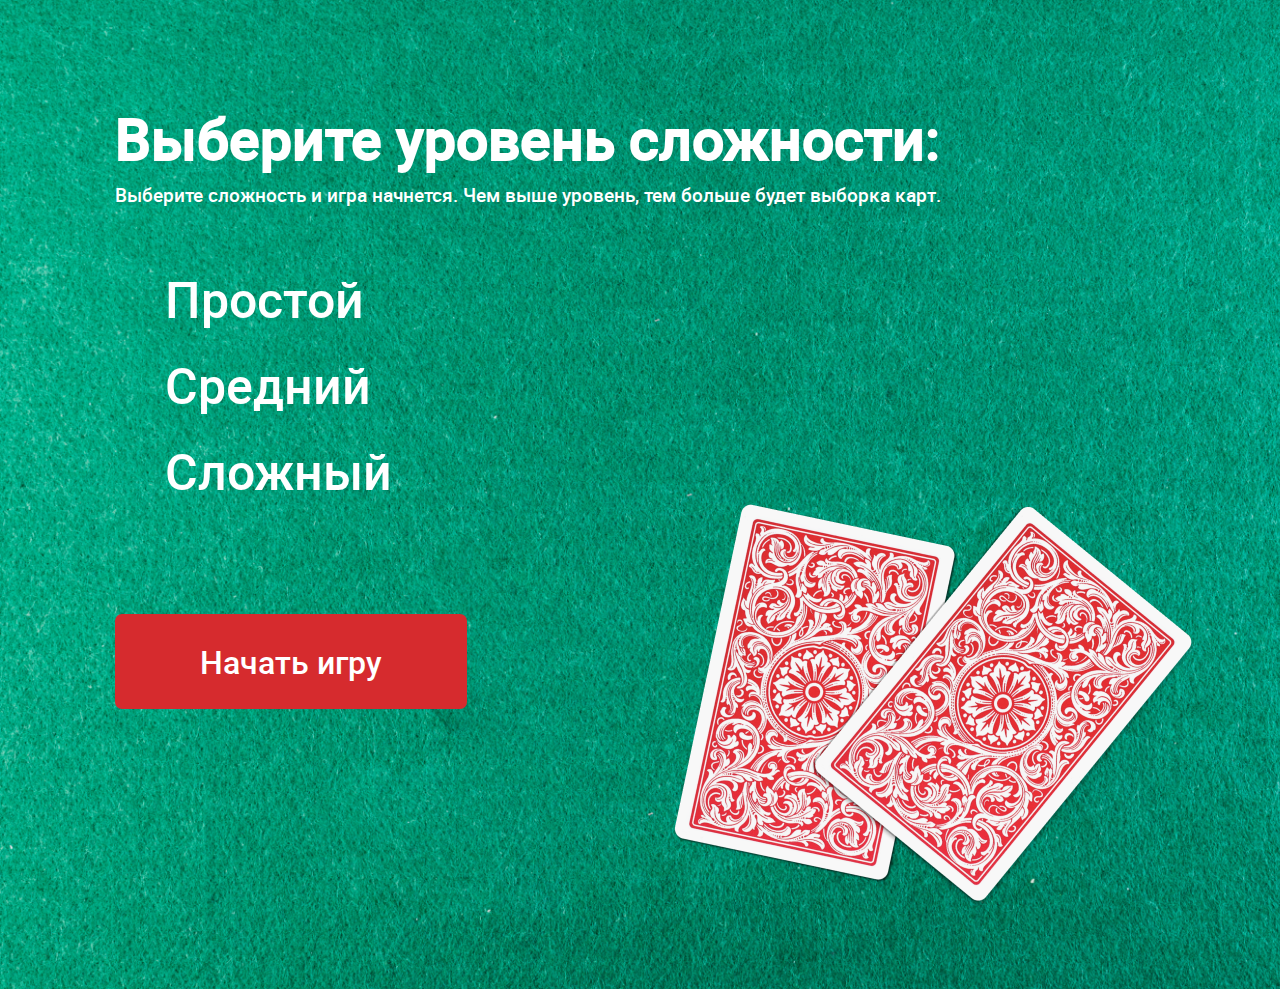
<file: index.html>
<!DOCTYPE html>
<html>
 <head>
 	<meta charset="utf-8">
 	<meta name="viewport" content="initial-scale=1.0, width=device-width">
 	<link rel="stylesheet" href="fonts.css">
 	<link rel="stylesheet" href="style.css">
 	<title>GAME</title>
 </head>
 <body>
 	<div class="conteiner">
 		<div class="menu">
 			<h1 class="menu__title">Выберите уровень сложности:</h1>
 			<p class="menu__text">Выберите сложность и игра начнется. Чем выше уровень, тем больше будет выборка карт.</p>
 			<div class="menu__level">
 				<div class="level__simple" id="simple">Простой</div>
 				<div class="level__middle" id="middle">Средний</div>
 				<div class="level__hard" id="hard">Сложный</div>
 			</div>
 			<div class="menu__start">
 				<input class="menu__btn" id="startButton" type="button" name="start" value="Начать игру">
 				<div class="menu__cards">
 					<img class="cards__rear" src="images/Карта 1.1.png" alt="card">
 					<img class="cards__front" src="images/Карта 2 (ховер).1.png" alt="card">
 				</div>
 			</div>
 		</div>
 	</div>
 	<script type="text/javascript" src="./script.js"></script>
 </body>
</html>
</file>
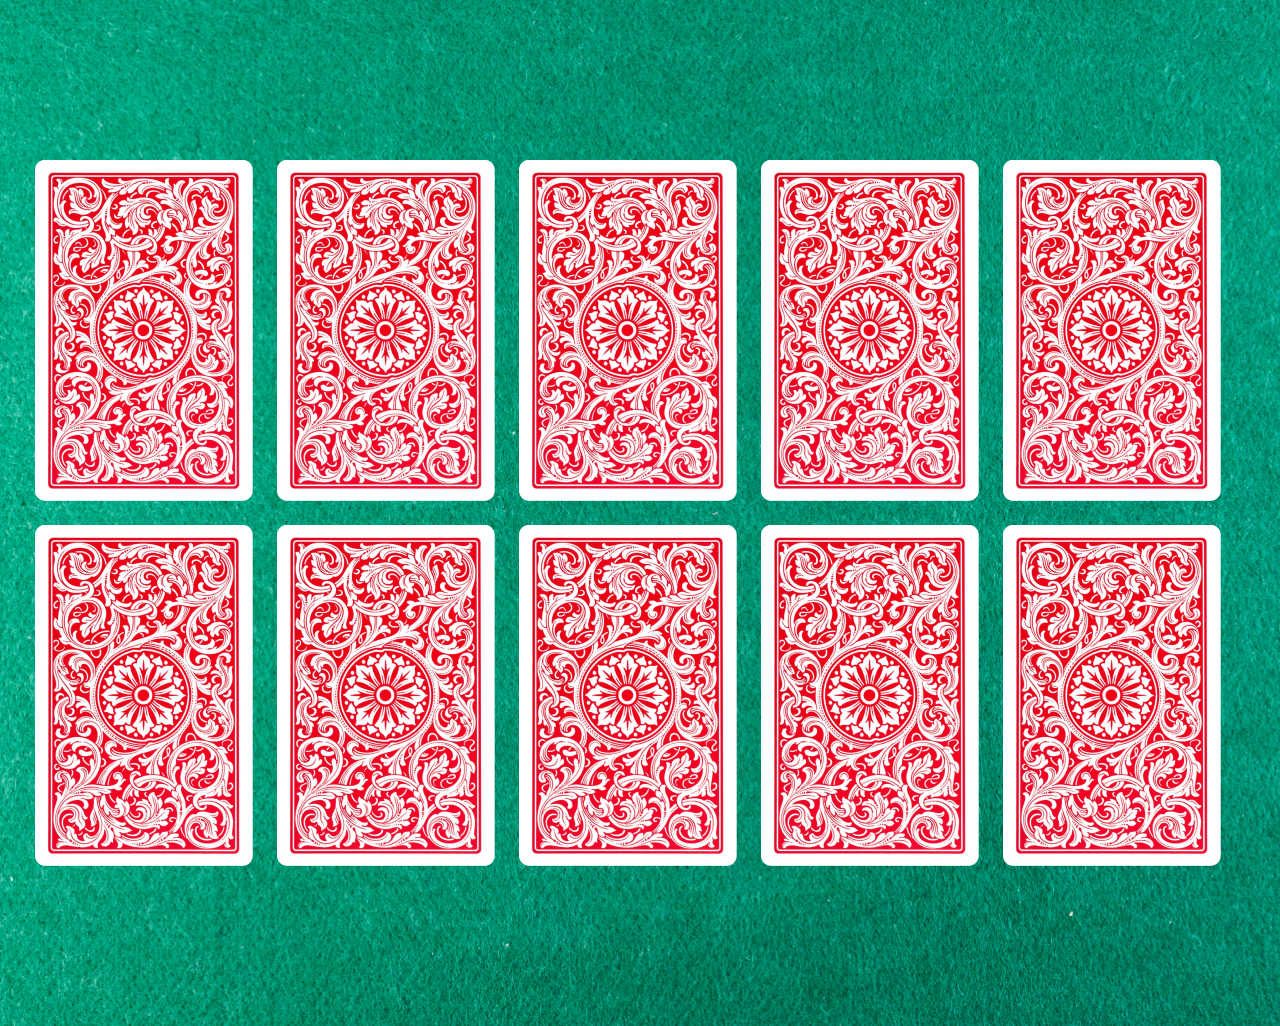
<file: gameHard.html>
<!DOCTYPE html>
<html>
 <head>
 	<meta charset="utf-8">
 	<meta name="viewport" content="initial-scale=1.0, width=device-width">
 	<link rel="stylesheet" href="fonts.css">
 	<link rel="stylesheet" href="styleGameHard.css">
 	<title>GAME HARD</title>
 </head>
 <body>
 	<div class="conteiner">
 		<div class="section">
 			<div class="section__images1">
 				<div class="image__card1"></div>
 				<div class="image__card2"></div>
 				<div class="image__card3"></div>
 				<div class="image__card4"></div>
 				<div class="image__card5"></div>
 			</div>
 			<div class="section__images2">
 				<div class="image__card6"></div>
 				<div class="image__card7"></div>
 				<div class="image__card8"></div>
 				<div class="image__card9"></div>
 				<div class="image__card10"></div>
 			</div>
 		</div>
 	</div>
 	<script type="text/javascript" src="./scriptGameHard.js"></script>
 </body>
</html>
</file>
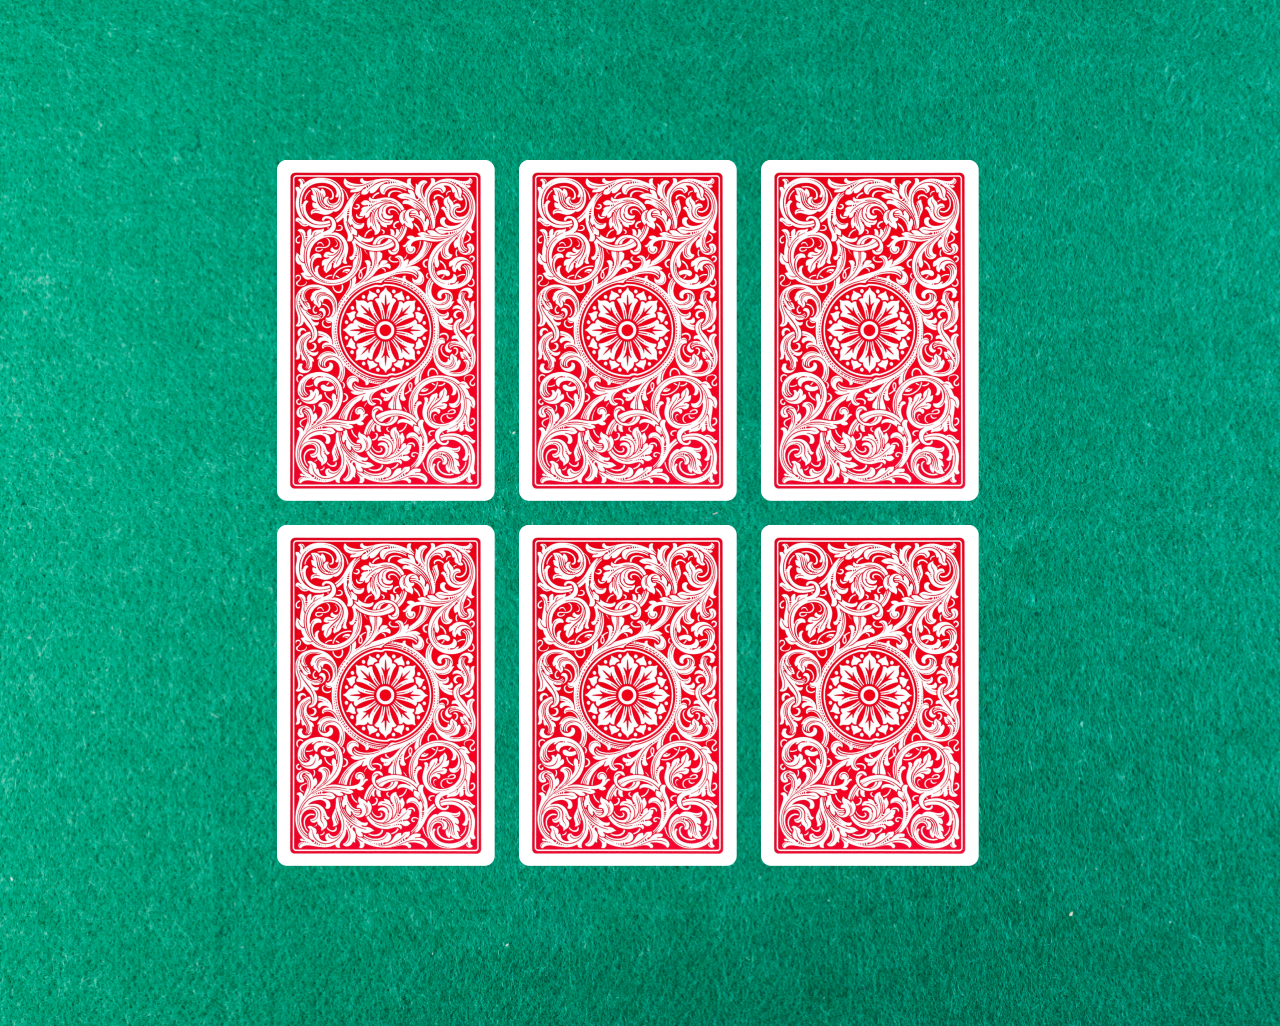
<file: gameMiddle.html>
<!DOCTYPE html>
<html>
 <head>
 	<meta charset="utf-8">
 	<meta name="viewport" content="initial-scale=1.0, width=device-width">
 	<link rel="stylesheet" href="fonts.css">
 	<link rel="stylesheet" href="styleGameMiddle.css">
 	<title>GAME MIDDLE</title>
 </head>
 <body>
 	<div class="conteiner">
 		<div class="section">
 			<div class="section__images1">
 				<div class="image__card1"></div>
 				<div class="image__card2"></div>
 				<div class="image__card3"></div>
 			</div>
 			<div class="section__images2">
 				<div class="image__card4"></div>
 				<div class="image__card5"></div>
 				<div class="image__card6"></div>
 			</div>
 		</div>
 	</div>
 	<script type="text/javascript" src="./scriptGameMiddle.js"></script>
 </body>
</html>
</file>
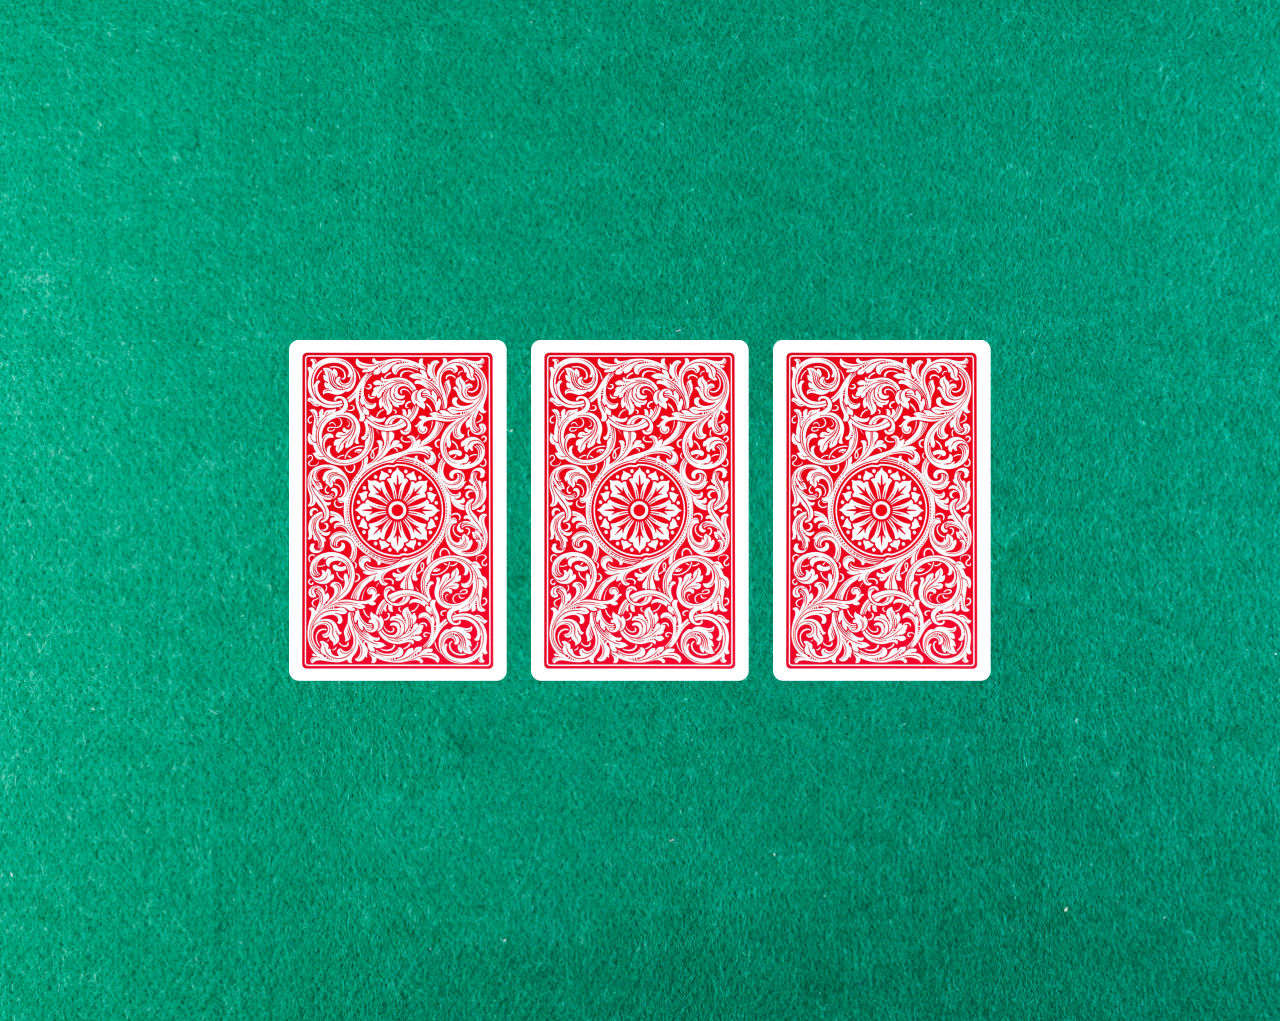
<file: gameSimple.html>
<!DOCTYPE html>
<html>
 <head>
 	<meta charset="utf-8">
 	<meta name="viewport" content="initial-scale=1.0, width=device-width">
 	<link rel="stylesheet" href="fonts.css">
 	<link rel="stylesheet" href="styleGameSimple.css">
 	<title>GAME SIMPLE</title>
 </head>
 <body>
 	<div class="conteiner">
 		<div class="section">
 			<div class="section__images">
 				<div class="image__card1"></div>
 				<div class="image__card2"></div>
 				<div class="image__card3"></div>
 			</div>
 		</div>
 	</div>
 	<script type="text/javascript" src="./scriptGameSimple.js"></script>
 </body>
</html>
</file>
<file: fonts.css>
@font-face {
	font-family: "Roboto";
	src: url("roboto-medium-webfont.ttf") format("truetype"),
	     url("roboto-medium-webfont.woff2") format("woff2");
	font-weight: normal;
    font-style: normal;
}
</file>
<file: style.css>
body {
	margin: 0;
	font-family: "Roboto", sans-serif;
	font-weight: bold;
}

*,
*:before,
*:after {
    box-sizing: border-box;
}

/* Conteiner */
.conteiner {
	width: 100%;
	height: 100%;
	max-width: 1470px;
	padding: 0 15px;
	margin: 0 auto;
	background-image: url(images/Background.png);
	background-repeat: no-repeat;
	background-size: cover;
	display: flex;
}

/*Menu*/
.menu {
	width: 100%;
	margin-top: 62px;
	margin-left: 100px;
	color: #FFFFFF;
}
.menu__title {
	font-size: 57px;
	margin-bottom: 0;
}
.menu__text {
	font-size: 19px;
	font-weight: normal;
	margin-top: 5px;
	margin-bottom: 60px;
}
.menu__level {
	font-size: 50px;
	font-style: normal;
	font-weight: normal;
	line-height: 62px;
	margin-left: 50px;
	margin-bottom: 0px;
	width: 200px;
}
.level__simple, .level__middle {
	margin-bottom: 24px;
}
.level-selector {
	position: relative;
	color: #D62B2E;
}
.level-selector:before {
	content: '';
	background-image: url(images/Rectangle_2.png);
	background-repeat: no-repeat;
	position: absolute;
	width: 30px;
	height: 60px;
	background-size: contain;
	background-position: center;
	left: -45px;
}
.level__simple:hover,
.level__middle:hover,
.level__hard:hover {
	cursor: pointer;
	color: #D62B2E;
	position: relative;
}
.level__simple:hover::before,
.level__middle:hover::before,
.level__hard:hover::before {
	content: '';
	background-image: url(images/Rectangle_2.png);
	background-repeat: no-repeat;
	position: absolute;
	width: 30px;
	height: 60px;
	background-size: contain;
	background-position: center;
	left: -45px;
}
.menu__start {
	display: flex;
	justify-content: space-between;
	width: 100%;
}
.menu__btn {
	text-decoration: none;
	font-family: Roboto;
	font-style: normal;
	font-weight: normal;
	font-size: 32px;
	line-height: 37px;
	color: #FFFFFF;
	background: #D62B2E;
	border-radius: 7px;
	border: none;
	width: 352px;
	height: 95px;
	margin-top: 112px;
	margin-bottom: 280px;
	cursor: pointer;
}
.menu__btn:active {
	width: 349px;
	height: 92px;
}
.menu__cards {
	margin-right: 200px;
}
.cards__rear {
	position: absolute;
}
.cards__front {
	position: relative;
	left: 135px;
}

@media (max-width: 1110px) {
	.menu__cards {
		display: none;
	}
}

@media (max-width: 764px) {
	.menu {
		margin-left: 50px;
	}
	.menu__title {
		font-size: 45px;
	}
	.menu__text {
		font-size: 15px;
	}
	.menu__level {
		font-size: 35px;
	}
	.level__simple, .level__middle {
	margin-bottom: 15px;
	}
	.menu__btn {
		font-size: 25px;
		width: 247px;
		height: 67px;
		margin-top: 65px;
		margin-bottom: 160px;
	}
}

@media (max-width: 480px) {
	.menu {
		margin-left: 25px;
	}
	.menu__title {
		font-size: 40px;
	}
	.menu__text {
		font-size: 12px;
	}
	.menu__level {
		font-size: 30px;
	}
	.level__simple, .level__middle {
	margin-bottom: 10px;
	}
	.menu__btn {
		font-size: 20px;
		width: 175px;
		height: 47px;
		margin-top: 55px;
		margin-bottom: 120px;
	}
}
</file>
<file: styleGameHard.css>
body {
	margin: 0;
	font-family: "Roboto", sans-serif;
	font-weight: bold;
}

*,
*:before,
*:after {
    box-sizing: border-box;
}

/* Conteiner */
.conteiner {
	width: 100%;
	height: 100%;
	max-width: 1470px;
	padding: 0 15px;
	margin: 0 auto;
	background-image: url(images/Background.png);
	background-repeat: no-repeat;
	background-size: cover;
	display: flex;
}

/*Section*/
.section {
	width: 100%;
}
.section__images1 {
	display: flex;
	justify-content: center;
	vertical-align: center;
	margin-top: 160px;
	margin-bottom: 24px;
}
.section__images2 {
	display: flex;
	justify-content: center;
	vertical-align: center;
	margin-bottom: 160px;
}
.image__card1, .image__card2, .image__card3, .image__card4, .image__card5, .image__card6, .image__card7, .image__card8, .image__card9, .image__card10 {
	background-image: url(images/Перевернутая_карта.png);
	background-repeat: no-repeat;
	width: 218px;
	height: 341px;
	margin-right: 24px;
	backface-visibility: hidden;
}
.image__card1:hover,
.image__card2:hover,
.image__card3:hover,
.image__card4:hover,
.image__card5:hover,
.image__card6:hover,
.image__card7:hover,
.image__card8:hover,
.image__card9:hover,
.image__card10:hover {
	transform: translateY(-20px) rotate(-3.08deg);
	box-shadow: 10px 10px 15px rgba(0, 0, 0, 0.5);
	transition: .3s ease-in-out;
	cursor: pointer;
}
.winner__card {
	transform: rotateY(180deg) scale(-1, 1);
	transition: transform 0.8s;
	transform-style: preserve-3d;
	background-image: url(images/Карта_с_багом_2.png);
	background-repeat: no-repeat;
	border-radius: 10px;
	margin-right: 24px;
	width: 218px;
	height: 341px;
}
.loser__card {
	transform: rotateY(180deg) scale(-1, 1);
	transition: transform 0.8s;
	transform-style: preserve-3d;
	background-image: url(images/Конец_игры.jpg);
	border-radius: 10px;
	width: 218px;
	height: 341px;
	margin-right: 24px;
}
.winner__card:hover,
.loser__card:hover {
	cursor: pointer;
}

@media (max-width: 1250px) {
	.section {
		display: flex;
		justify-content: center;
	}
	.section__images1 {
		display: inline-block;
		margin-top: 100px;
		margin-bottom: 100px;
	}
	.section__images2 {
		display: inline-block;
		margin-top: 100px;
		margin-bottom: 100px;
	}
	.image__card1, .image__card2, .image__card3, .image__card4, .image__card5, .image__card6, .image__card7, .image__card8, .image__card9, .image__card10, .winner__card, .loser__card {
		margin-bottom: 24px;
	}
}

@media (max-width: 560px) {
	.section {
		display: block;
	}
	.section__images1 {
		display: block;
		margin-right: auto;
		margin-left: auto;
		margin-bottom: 24px;
	}
	.section__images2 {
		display: block;
		margin-right: auto;
		margin-left: auto;
		margin-top: 0;
	}
	.image__card1, .image__card2, .image__card3, .image__card4, .image__card5, .image__card6, .image__card7, .image__card8, .image__card9, .image__card10, .winner__card, .loser__card {
		margin-right: auto;
		margin-left: auto;
	}
}
</file>
<file: styleGameMiddle.css>
body {
	margin: 0;
	font-family: "Roboto", sans-serif;
	font-weight: bold;
}

*,
*:before,
*:after {
    box-sizing: border-box;
}

/* Conteiner */
.conteiner {
	width: 100%;
	height: 100%;
	max-width: 1470px;
	padding: 0 15px;
	margin: 0 auto;
	background-image: url(images/Background.png);
	background-repeat: no-repeat;
	background-size: cover;
	display: flex;
}

/*Section*/
.section {
	width: 100%;
}
.section__images1 {
	display: flex;
	justify-content: center;
	vertical-align: center;
	margin-top: 160px;
	margin-bottom: 24px;
}
.section__images2 {
	display: flex;
	justify-content: center;
	vertical-align: center;
	margin-bottom: 160px;
}
.image__card1, .image__card2, .image__card3, .image__card4, .image__card5, .image__card6 {
	background-image: url(images/Перевернутая_карта.png);
	background-repeat: no-repeat;
	width: 218px;
	height: 341px;
	margin-right: 24px;
	backface-visibility: hidden;
}
.image__card1:hover,
.image__card2:hover,
.image__card3:hover,
.image__card4:hover,
.image__card5:hover,
.image__card6:hover {
	transform: translateY(-20px) rotate(-3.08deg);
	box-shadow: 10px 10px 15px rgba(0, 0, 0, 0.5);
	transition: .3s ease-in-out;
	cursor: pointer;
}
.winner__card {
	transform: rotateY(180deg) scale(-1, 1);
	transition: transform 0.8s;
	transform-style: preserve-3d;
	background-image: url(images/Карта_с_багом_2.png);
	background-repeat: no-repeat;
	border-radius: 10px;
	margin-right: 24px;
	width: 218px;
	height: 341px;
}
.loser__card {
	transform: rotateY(180deg) scale(-1, 1);
	transition: transform 0.8s;
	transform-style: preserve-3d;
	background-image: url(images/Конец_игры.jpg);
	border-radius: 10px;
	width: 218px;
	height: 341px;
	margin-right: 24px;
}
.winner__card:hover,
.loser__card:hover {
	cursor: pointer;
}

@media (max-width: 890px) {
	.section {
		display: flex;
		justify-content: center;
	}
	.section__images1 {
		display: inline-block;
		margin-top: 100px;
		margin-bottom: 100px;
	}
	.section__images2 {
		display: inline-block;
		margin-top: 100px;
		margin-bottom: 100px;
	}
	.image__card1, .image__card2, .image__card3, .image__card4, .image__card5, .image__card6, .winner__card, .loser__card {
		margin-bottom: 24px;
	}
}

@media (max-width: 560px) {
	.section {
		display: block;
	}
	.section__images1 {
		display: block;
		margin-right: auto;
		margin-left: auto;
		margin-bottom: 24px;
	}
	.section__images2 {
		display: block;
		margin-right: auto;
		margin-left: auto;
		margin-top: 0;
	}
	.image__card1, .image__card2, .image__card3, .image__card4, .image__card5, .image__card6, .winner__card, .loser__card {
		margin-right: auto;
		margin-left: auto;
	}
}
</file>
<file: styleGameSimple.css>
body {
	margin: 0;
	font-family: "Roboto", sans-serif;
	font-weight: bold;
}

*,
*:before,
*:after {
    box-sizing: border-box;
}

/* Conteiner */
.conteiner {
	width: 100%;
	height: 100%;
	max-width: 1470px;
	padding: 0 15px;
	margin: 0 auto;
	background-image: url(images/Background.png);
	background-repeat: no-repeat;
	background-size: cover;
	display: flex;
}

/*Section*/
.section {
	width: 100%;
}
.section__images {
	display: flex;
	justify-content: center;
	vertical-align: center;
	margin-top: 340px;
	margin-bottom: 340px;
}
.image__card1, .image__card2, .image__card3 {
	background-image: url(images/Перевернутая_карта.png);
	background-repeat: no-repeat;
	width: 218px;
	height: 341px;
	backface-visibility: hidden;
}
.image__card1, .image__card2 {
	margin-right: 24px;
}
.image__card1:hover,
.image__card2:hover,
.image__card3:hover {
	transform: translateY(-20px) rotate(-3.08deg);
	box-shadow: 10px 10px 15px rgba(0, 0, 0, 0.5);
	transition: .3s ease-in-out;
	cursor: pointer;
}
.winner__card {
	transform: rotateY(180deg) scale(-1, 1);
	transition: transform 0.8s;
	transform-style: preserve-3d;
	background-image: url(images/Карта_с_багом_2.png);
	background-repeat: no-repeat;
	border-radius: 10px;
	width: 218px;
	height: 341px;
}
.loser__card {
	transform: rotateY(180deg) scale(-1, 1);
	transition: transform 0.8s;
	transform-style: preserve-3d;
	background-image: url(images/Конец_игры.jpg);
	border-radius: 10px;
	width: 218px;
	height: 341px;
	margin-right: 24px;
}
.winner__card:hover,
.loser__card:hover {
	cursor: pointer;
}

@media (max-width: 775px) {
	.section__images {
		display: block;
		margin-top: 240px;
		margin-bottom: 240px;
		margin-right: auto;
		margin-left: auto;
	}
	.image__card1, .image__card2, .loser__card {
		margin-right: 0;
		margin-bottom: 24px;
	}
	.image__card1, .image__card2, .image__card3, .winner__card, .loser__card {
		margin-right: auto;
		margin-left: auto;
	}
}
</file>
